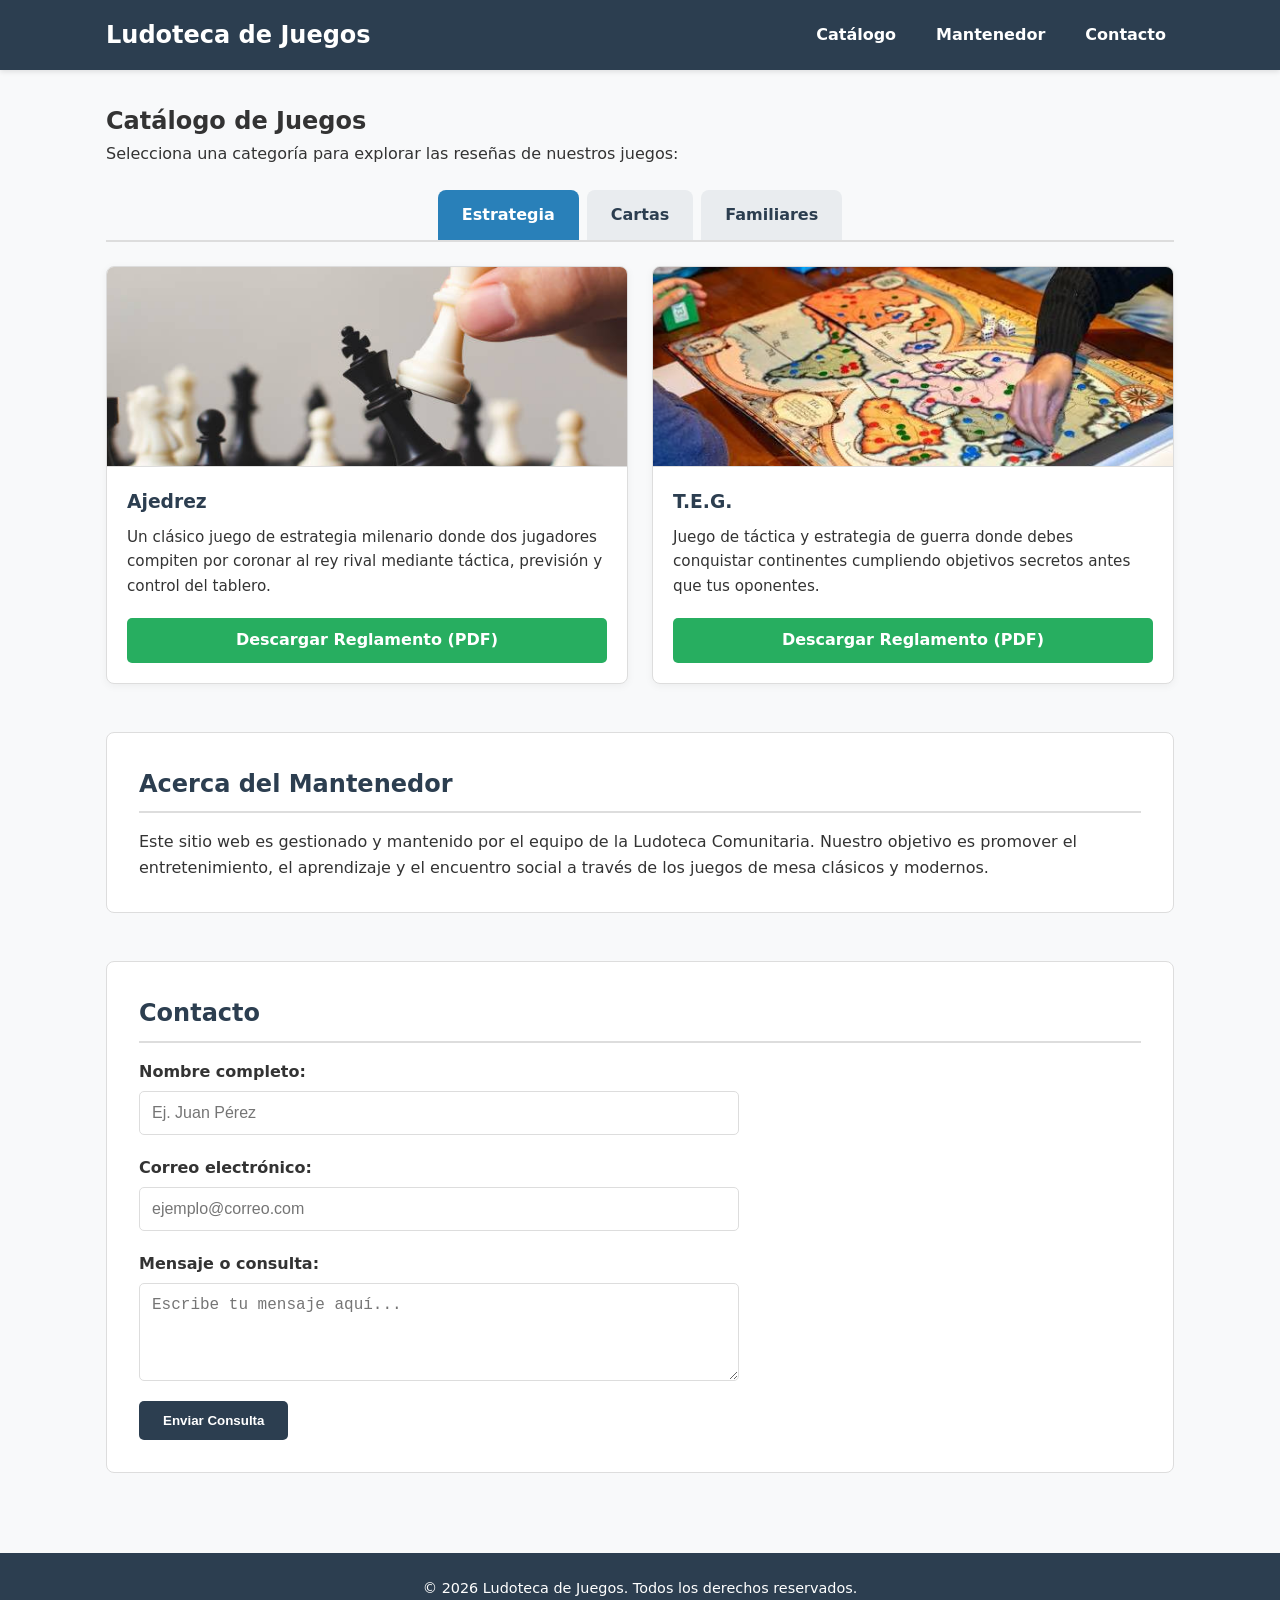
<file: ia1/index.html>
<!DOCTYPE html>
<html lang="es">
<head>
  <meta charset="UTF-8">
  <meta name="viewport" content="width=device-width, initial-scale=1.0">
  <title>Reseñas de Juegos de Mesa | Ludoteca</title>
  <link rel="stylesheet" href="estilosIA.css">
</head>
<body>

  <!-- Encabezado y Navegación Principal -->
  <header class="header">
    <div class="header-container">
      <h1 class="logo">Ludoteca de Juegos</h1>
      <nav aria-label="Navegación principal">
        <ul class="nav-list">
          <li><a href="#catalogo">Catálogo</a></li>
          <li><a href="#mantenedor">Mantenedor</a></li>
          <li><a href="#contacto">Contacto</a></li>
        </ul>
      </nav>
    </div>
  </header>

  <!-- Contenido Principal -->
  <main id="main-content" class="main-layout">

    <!-- Sección del Catálogo (Navegación e Interacción mediante CSS) -->
    <section id="catalogo" class="catalog-section" aria-labelledby="titulo-catalogo">
      <h2 id="titulo-catalogo">Catálogo de Juegos</h2>
      <p class="section-intro">Selecciona una categoría para explorar las reseñas de nuestros juegos:</p>

      <!-- Control de Pestañas con CSS puro (inputs ocultos) -->
      <div class="tabs-container">
        <input type="radio" id="tab-estrategia" name="categoria" class="tab-input" checked>
        <input type="radio" id="tab-cartas" name="categoria" class="tab-input">
        <input type="radio" id="tab-familiares" name="categoria" class="tab-input">

        <!-- Botones de Selección de Categoría -->
        <div class="tabs-labels" role="tablist" aria-label="Categorías de juegos">
          <label for="tab-estrategia" class="tab-label" role="tab" tabindex="0">Estrategia</label>
          <label for="tab-cartas" class="tab-label" role="tab" tabindex="0">Cartas</label>
          <label for="tab-familiares" class="tab-label" role="tab" tabindex="0">Familiares</label>
        </div>

        <!-- Panel de Juegos: Estrategia -->
        <div class="tab-panel panel-estrategia" role="tabpanel" aria-label="Juegos de Estrategia">
          <div class="games-grid">
            <article class="game-card">
              <img src="imagenes/ajedrez.png" alt="Portada del juego Ajedrez" class="game-img">
              <div class="game-info">
                <h3>Ajedrez</h3>
                <p>Un clásico juego de estrategia milenario donde dos jugadores compiten por coronar al rey rival mediante táctica, previsión y control del tablero.</p>
                <a href="reglamentos/ajedrez.pdf" class="btn-download" download aria-label="Descargar reglamento de Ajedrez en PDF">Descargar Reglamento (PDF)</a>
              </div>
            </article>

            <article class="game-card">
              <img src="imagenes/teg.png" alt="Portada del juego TEG" class="game-img">
              <div class="game-info">
                <h3>T.E.G.</h3>
                <p>Juego de táctica y estrategia de guerra donde debes conquistar continentes cumpliendo objetivos secretos antes que tus oponentes.</p>
                <a href="reglamentos/teg.pdf" class="btn-download" download aria-label="Descargar reglamento de TEG en PDF">Descargar Reglamento (PDF)</a>
              </div>
            </article>
          </div>
        </div>

        <!-- Panel de Juegos: Cartas -->
        <div class="tab-panel panel-cartas" role="tabpanel" aria-label="Juegos de Cartas">
          <div class="games-grid">
            <article class="game-card">
              <img src="imagenes/truco.png" alt="Portada del juego Truco" class="game-img">
              <div class="game-info">
                <h3>Truco</h3>
                <p>El tradicional juego de naipes de astucia, engaño y cantar envido o truco. Un infaltable en las reuniones de amigos.</p>
                <a href="reglamentos/truco.pdf" class="btn-download" download aria-label="Descargar reglamento de Truco en PDF">Descargar Reglamento (PDF)</a>
              </div>
            </article>

            <article class="game-card">
              <img src="imagenes/uno.png" alt="Portada del juego UNO" class="game-img">
              <div class="game-info">
                <h3>UNO</h3>
                <p>Divertido e interactivo juego de cartas rápido donde debes quedarte sin naipes en la mano combinando colores y números.</p>
                <a href="reglamentos/uno.pdf" class="btn-download" download aria-label="Descargar reglamento de UNO en PDF">Descargar Reglamento (PDF)</a>
              </div>
            </article>
          </div>
        </div>

        <!-- Panel de Juegos: Familiares -->
        <div class="tab-panel panel-familiares" role="tabpanel" aria-label="Juegos Familiares">
          <div class="games-grid">
            <article class="game-card">
              <img src="imagenes/catan.png" alt="Portada del juego Catan" class="game-img">
              <div class="game-info">
                <h3>Catan</h3>
                <p>Coloniza la isla de Catan comerciando recursos, construyendo pueblos y caminos para acumular puntos de victoria en familia.</p>
                <a href="reglamentos/catan.pdf" class="btn-download" download aria-label="Descargar reglamento de Catan en PDF">Descargar Reglamento (PDF)</a>
              </div>
            </article>

            <article class="game-card">
              <img src="imagenes/monopoly.png" alt="Portada del juego Monopoly" class="game-img">
              <div class="game-info">
                <h3>Monopoly</h3>
                <p>El clásico juego de bienes raíces donde debes comprar, alquilar y negociar propiedades para llevar a tus competidores a la quiebra.</p>
                <a href="reglamentos/monopoly.pdf" class="btn-download" download aria-label="Descargar reglamento de Monopoly en PDF">Descargar Reglamento (PDF)</a>
              </div>
            </article>
          </div>
        </div>

      </div>
    </section>

    <!-- Información del Mantenedor -->
    <section id="mantenedor" class="info-section" aria-labelledby="titulo-mantenedor">
      <h2 id="titulo-mantenedor">Acerca del Mantenedor</h2>
      <p>Este sitio web es gestionado y mantenido por el equipo de la Ludoteca Comunitaria. Nuestro objetivo es promover el entretenimiento, el aprendizaje y el encuentro social a través de los juegos de mesa clásicos y modernos.</p>
    </section>

    <!-- Formulario de Contacto -->
    <section id="contacto" class="info-section" aria-labelledby="titulo-contacto">
      <h2 id="titulo-contacto">Contacto</h2>
      <form class="contact-form" action="#" method="post">
        <div class="form-group">
          <label for="nombre">Nombre completo:</label>
          <input type="text" id="nombre" name="nombre" required placeholder="Ej. Juan Pérez">
        </div>

        <div class="form-group">
          <label for="email">Correo electrónico:</label>
          <input type="email" id="email" name="email" required placeholder="ejemplo@correo.com">
        </div>

        <div class="form-group">
          <label for="mensaje">Mensaje o consulta:</label>
          <textarea id="mensaje" name="mensaje" rows="4" required placeholder="Escribe tu mensaje aquí..."></textarea>
        </div>

        <button type="submit" class="btn-submit">Enviar Consulta</button>
      </form>
    </section>

  </main>

  <!-- Pie de Página -->
  <footer class="footer">
    <p>&copy; 2026 Ludoteca de Juegos. Todos los derechos reservados.</p>
  </footer>

</body>
</html>
</file>
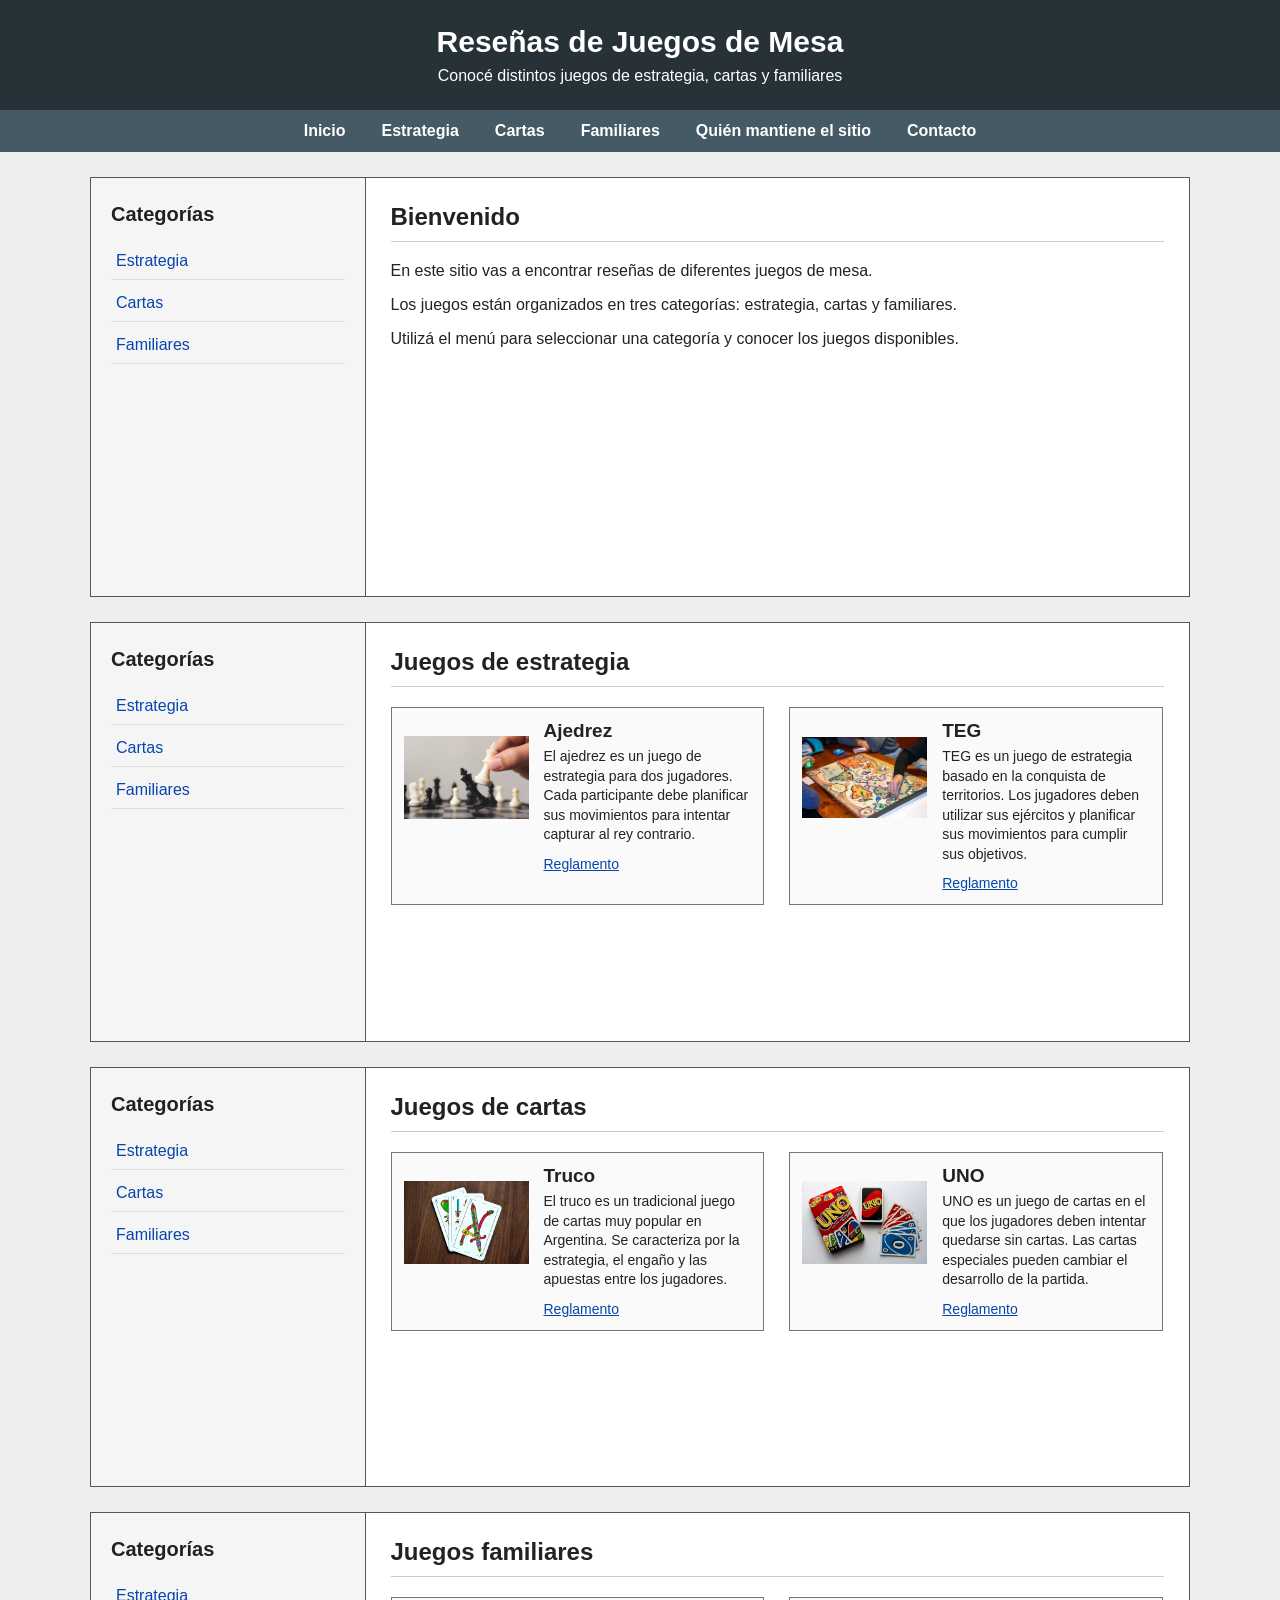
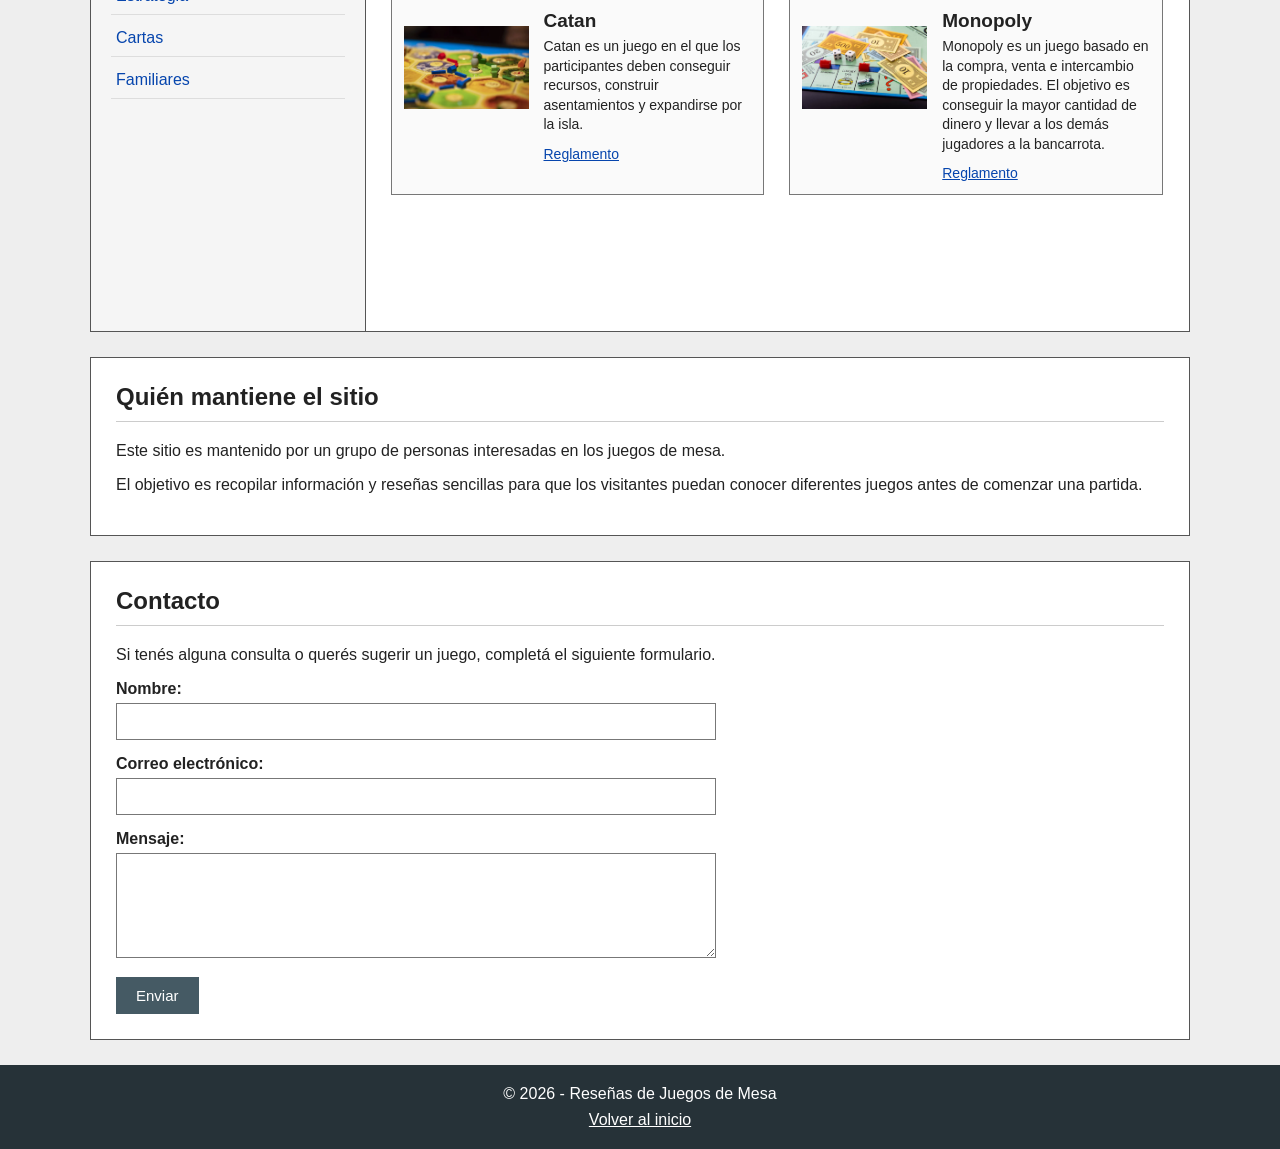
<file: ia2/index.html>
<!DOCTYPE html>
<html lang="es">

<head>
    <meta charset="UTF-8">
    <meta name="viewport" content="width=device-width, initial-scale=1.0">

    <title>Reseñas de Juegos de Mesa</title>

    <link rel="stylesheet" href="estilosIA.css">
</head>

<body>

    <!-- ENCABEZADO -->

    <header>
        <h1>Reseñas de Juegos de Mesa</h1>
        <p>Conocé distintos juegos de estrategia, cartas y familiares</p>
    </header>


    <!-- BARRA DE NAVEGACIÓN -->

    <nav>
        <a href="#inicio">Inicio</a>
        <a href="#estrategia">Estrategia</a>
        <a href="#cartas">Cartas</a>
        <a href="#familiares">Familiares</a>
        <a href="#mantenimiento">Quién mantiene el sitio</a>
        <a href="#contacto">Contacto</a>
    </nav>


    <!-- CONTENIDO PRINCIPAL -->

    <main>

        <!-- PÁGINA DE INICIO -->

        <section id="inicio" class="pagina">

            <div class="menu-lateral">
                <h2>Categorías</h2>

                <a href="#estrategia">Estrategia</a>
                <a href="#cartas">Cartas</a>
                <a href="#familiares">Familiares</a>
            </div>

            <div class="contenido">

                <h2>Bienvenido</h2>

                <p>
                    En este sitio vas a encontrar reseñas de diferentes
                    juegos de mesa.
                </p>

                <p>
                    Los juegos están organizados en tres categorías:
                    estrategia, cartas y familiares.
                </p>

                <p>
                    Utilizá el menú para seleccionar una categoría y
                    conocer los juegos disponibles.
                </p>

            </div>

        </section>


        <!-- ================================================= -->
        <!-- ESTRATEGIA -->
        <!-- ================================================= -->

        <section id="estrategia" class="pagina">

            <div class="menu-lateral">

                <h2>Categorías</h2>

                <a href="#estrategia">Estrategia</a>
                <a href="#cartas">Cartas</a>
                <a href="#familiares">Familiares</a>

            </div>


            <div class="contenido">

                <h2>Juegos de estrategia</h2>

                <div class="juegos">


                    <!-- AJEDREZ -->

                    <article class="juego">

                        <img
                            src="imagenes/ajedrez.png"
                            alt="Tablero y piezas de ajedrez"
                        >

                        <div class="informacion-juego">

                            <h3>Ajedrez</h3>

                            <p>
                                El ajedrez es un juego de estrategia para
                                dos jugadores. Cada participante debe
                                planificar sus movimientos para intentar
                                capturar al rey contrario.
                            </p>

                            <a
                                href="reglamentos/ajedrez.pdf"
                                target="_blank"
                            >
                                Reglamento
                            </a>

                        </div>

                    </article>


                    <!-- TEG -->

                    <article class="juego">

                        <img
                            src="imagenes/teg.png"
                            alt="Tablero del juego de mesa TEG"
                        >

                        <div class="informacion-juego">

                            <h3>TEG</h3>

                            <p>
                                TEG es un juego de estrategia basado en la
                                conquista de territorios. Los jugadores
                                deben utilizar sus ejércitos y planificar
                                sus movimientos para cumplir sus objetivos.
                            </p>

                            <a
                                href="reglamentos/teg.pdf"
                                target="_blank"
                            >
                                Reglamento
                            </a>

                        </div>

                    </article>

                </div>

            </div>

        </section>


        <!-- ================================================= -->
        <!-- CARTAS -->
        <!-- ================================================= -->

        <section id="cartas" class="pagina">

            <div class="menu-lateral">

                <h2>Categorías</h2>

                <a href="#estrategia">Estrategia</a>
                <a href="#cartas">Cartas</a>
                <a href="#familiares">Familiares</a>

            </div>


            <div class="contenido">

                <h2>Juegos de cartas</h2>

                <div class="juegos">


                    <!-- TRUCO -->

                    <article class="juego">

                        <img
                            src="imagenes/truco.png"
                            alt="Cartas utilizadas para jugar al truco"
                        >

                        <div class="informacion-juego">

                            <h3>Truco</h3>

                            <p>
                                El truco es un tradicional juego de cartas
                                muy popular en Argentina. Se caracteriza
                                por la estrategia, el engaño y las apuestas
                                entre los jugadores.
                            </p>

                            <a
                                href="reglamentos/truco.pdf"
                                target="_blank"
                            >
                                Reglamento
                            </a>

                        </div>

                    </article>


                    <!-- UNO -->

                    <article class="juego">

                        <img
                            src="imagenes/uno.png"
                            alt="Cartas de diferentes colores del juego UNO"
                        >

                        <div class="informacion-juego">

                            <h3>UNO</h3>

                            <p>
                                UNO es un juego de cartas en el que los
                                jugadores deben intentar quedarse sin cartas.
                                Las cartas especiales pueden cambiar el
                                desarrollo de la partida.
                            </p>

                            <a
                                href="reglamentos/uno.pdf"
                                target="_blank"
                            >
                                Reglamento
                            </a>

                        </div>

                    </article>

                </div>

            </div>

        </section>


        <!-- ================================================= -->
        <!-- FAMILIARES -->
        <!-- ================================================= -->

        <section id="familiares" class="pagina">

            <div class="menu-lateral">

                <h2>Categorías</h2>

                <a href="#estrategia">Estrategia</a>
                <a href="#cartas">Cartas</a>
                <a href="#familiares">Familiares</a>

            </div>


            <div class="contenido">

                <h2>Juegos familiares</h2>

                <div class="juegos">


                    <!-- CATAN -->

                    <article class="juego">

                        <img
                            src="imagenes/catan.png"
                            alt="Tablero y componentes del juego Catan"
                        >

                        <div class="informacion-juego">

                            <h3>Catan</h3>

                            <p>
                                Catan es un juego en el que los participantes
                                deben conseguir recursos, construir
                                asentamientos y expandirse por la isla.
                            </p>

                            <a
                                href="reglamentos/catan.pdf"
                                target="_blank"
                            >
                                Reglamento
                            </a>

                        </div>

                    </article>


                    <!-- MONOPOLY -->

                    <article class="juego">

                        <img
                            src="imagenes/monopoly.png"
                            alt="Tablero del juego de mesa Monopoly"
                        >

                        <div class="informacion-juego">

                            <h3>Monopoly</h3>

                            <p>
                                Monopoly es un juego basado en la compra,
                                venta e intercambio de propiedades.
                                El objetivo es conseguir la mayor cantidad
                                de dinero y llevar a los demás jugadores
                                a la bancarrota.
                            </p>

                            <a
                                href="reglamentos/monopoly.pdf"
                                target="_blank"
                            >
                                Reglamento
                            </a>

                        </div>

                    </article>

                </div>

            </div>

        </section>


        <!-- ================================================= -->
        <!-- QUIÉN MANTIENE EL SITIO -->
        <!-- ================================================= -->

        <section id="mantenimiento" class="informacion-general">

            <h2>Quién mantiene el sitio</h2>

            <p>
                Este sitio es mantenido por un grupo de personas
                interesadas en los juegos de mesa.
            </p>

            <p>
                El objetivo es recopilar información y reseñas sencillas
                para que los visitantes puedan conocer diferentes juegos
                antes de comenzar una partida.
            </p>

        </section>


        <!-- ================================================= -->
        <!-- CONTACTO -->
        <!-- ================================================= -->

        <section id="contacto" class="informacion-general">

            <h2>Contacto</h2>

            <p>
                Si tenés alguna consulta o querés sugerir un juego,
                completá el siguiente formulario.
            </p>


            <form action="#" method="post">

                <div class="campo">

                    <label for="nombre">
                        Nombre:
                    </label>

                    <input
                        type="text"
                        id="nombre"
                        name="nombre"
                        required
                    >

                </div>


                <div class="campo">

                    <label for="correo">
                        Correo electrónico:
                    </label>

                    <input
                        type="email"
                        id="correo"
                        name="correo"
                        required
                    >

                </div>


                <div class="campo">

                    <label for="mensaje">
                        Mensaje:
                    </label>

                    <textarea
                        id="mensaje"
                        name="mensaje"
                        rows="5"
                        required
                    ></textarea>

                </div>


                <button type="submit">
                    Enviar
                </button>

            </form>

        </section>

    </main>


    <!-- PIE DE PÁGINA -->

    <footer>

        <p>
            &copy; 2026 - Reseñas de Juegos de Mesa
        </p>

        <a href="#inicio">
            Volver al inicio
        </a>

    </footer>

</body>

</html>
</file>
<file: ia1/estilosIA.css>
/* --- RESETEO BÁSICO Y VARIABLES --- */
:root {
  --primary-color: #2c3e50;
  --secondary-color: #2980b9;
  --accent-color: #27ae60;
  --bg-color: #f8f9fa;
  --card-bg: #ffffff;
  --text-color: #333333;
  --border-color: #dddddd;
  --focus-outline: #e67e22;
}

* {
  box-sizing: border-box;
  margin: 0;
  padding: 0;
}

body {
  font-family: system-ui, -apple-system, BlinkMacSystemFont, "Segoe UI", Roboto, sans-serif;
  line-height: 1.6;
  background-color: var(--bg-color);
  color: var(--text-color);
  display: flex;
  flex-direction: column;
  min-height: 100vh;
}

/* --- ACCESIBILIDAD (FOCO VISIBLE) --- */
a:focus-visible,
button:focus-visible,
input:focus-visible,
textarea:focus-visible,
label:focus-visible {
  outline: 3px solid var(--focus-outline);
  outline-offset: 2px;
}

/* --- ENCABEZADO Y NAVEGACIÓN --- */
.header {
  background-color: var(--primary-color);
  color: #ffffff;
  padding: 1rem 0;
  position: sticky;
  top: 0;
  z-index: 100;
  box-shadow: 0 2px 5px rgba(0,0,0,0.1);
}

.header-container {
  max-width: 1100px;
  margin: 0 auto;
  padding: 0 1rem;
  display: flex;
  justify-content: space-between;
  align-items: center;
  flex-wrap: wrap;
  gap: 1rem;
}

.logo {
  font-size: 1.5rem;
}

.nav-list {
  display: flex;
  list-style: none;
  gap: 1.5rem;
}

.nav-list a {
  color: #ffffff;
  text-decoration: none;
  font-weight: bold;
  padding: 0.5rem;
  transition: color 0.2s ease;
}

.nav-list a:hover {
  color: #3498db;
}

/* --- DISPOSICIÓN PRINCIPAL --- */
.main-layout {
  max-width: 1100px;
  margin: 2rem auto;
  padding: 0 1rem;
  width: 100%;
  flex: 1;
}

/* --- SISTEMA DE PESTAÑAS PURO CSS (:checked) --- */
.tab-input {
  position: absolute;
  opacity: 0;
  pointer-events: none;
}

.tabs-labels {
  display: flex;
  justify-content: center;
  gap: 0.5rem;
  margin: 1.5rem 0;
  border-bottom: 2px solid var(--border-color);
}

.tab-label {
  padding: 0.75rem 1.5rem;
  background-color: #e9ecef;
  color: var(--primary-color);
  border-radius: 8px 8px 0 0;
  cursor: pointer;
  font-weight: bold;
  transition: background-color 0.2s, color 0.2s;
}

.tab-label:hover {
  background-color: #dee2e6;
}

/* Estado activo según el input seleccionado */
#tab-estrategia:checked ~ .tabs-labels label[for="tab-estrategia"],
#tab-cartas:checked ~ .tabs-labels label[for="tab-cartas"],
#tab-familiares:checked ~ .tabs-labels label[for="tab-familiares"] {
  background-color: var(--secondary-color);
  color: #ffffff;
}

/* Ocultar paneles por defecto */
.tab-panel {
  display: none;
}

/* Mostrar panel correspondiente según input marcado */
#tab-estrategia:checked ~ .panel-estrategia,
#tab-cartas:checked ~ .panel-cartas,
#tab-familiares:checked ~ .panel-familiares {
  display: block;
}

/* --- TARJETAS DE JUEGOS --- */
.games-grid {
  display: grid;
  grid-template-columns: repeat(auto-fit, minmax(280px, 1fr));
  gap: 1.5rem;
  margin-top: 1rem;
}

.game-card {
  background-color: var(--card-bg);
  border: 1px solid var(--border-color);
  border-radius: 8px;
  overflow: hidden;
  box-shadow: 0 2px 8px rgba(0,0,0,0.05);
  display: flex;
  flex-direction: column;
}

.game-img {
  width: 100%;
  height: 200px;
  object-fit: cover;
  border-bottom: 1px solid var(--border-color);
}

.game-info {
  padding: 1.25rem;
  display: flex;
  flex-direction: column;
  flex-grow: 1;
}

.game-info h3 {
  margin-bottom: 0.5rem;
  color: var(--primary-color);
}

.game-info p {
  font-size: 0.95rem;
  margin-bottom: 1.25rem;
  flex-grow: 1;
}

.btn-download {
  display: inline-block;
  text-align: center;
  background-color: var(--accent-color);
  color: #ffffff;
  text-decoration: none;
  padding: 0.6rem 1rem;
  border-radius: 5px;
  font-weight: bold;
  transition: background-color 0.2s ease;
}

.btn-download:hover {
  background-color: #219150;
}

/* --- SECCIONES SECUNDARIAS Y FORMULARIO --- */
.info-section {
  background-color: var(--card-bg);
  padding: 2rem;
  border-radius: 8px;
  border: 1px solid var(--border-color);
  margin-top: 3rem;
}

.info-section h2 {
  color: var(--primary-color);
  margin-bottom: 1rem;
  border-bottom: 2px solid var(--border-color);
  padding-bottom: 0.5rem;
}

.contact-form {
  display: flex;
  flex-direction: column;
  gap: 1.25rem;
  max-width: 600px;
}

.form-group {
  display: flex;
  flex-direction: column;
  gap: 0.4rem;
}

.form-group label {
  font-weight: bold;
}

.form-group input,
.form-group textarea {
  padding: 0.75rem;
  border: 1px solid var(--border-color);
  border-radius: 5px;
  font-size: 1rem;
}

.btn-submit {
  background-color: var(--primary-color);
  color: #ffffff;
  border: none;
  padding: 0.75rem 1.5rem;
  border-radius: 5px;
  font-weight: bold;
  cursor: pointer;
  align-self: flex-start;
  transition: background-color 0.2s ease;
}

.btn-submit:hover {
  background-color: #1a252f;
}

/* --- PIE DE PÁGINA --- */
.footer {
  background-color: var(--primary-color);
  color: #ffffff;
  text-align: center;
  padding: 1.5rem;
  margin-top: 3rem;
  font-size: 0.9rem;
}

/* --- ADAPTABILIDAD RESPONSIVA --- */
@media (max-width: 600px) {
  .header-container {
    flex-direction: column;
    text-align: center;
  }

  .tabs-labels {
    flex-direction: column;
  }

  .tab-label {
    border-radius: 5px;
    text-align: center;
  }

  .btn-submit {
    width: 100%;
  }
}
</file>
<file: ia2/estilosIA.css>
/* =====================================================
   ESTILOS GENERALES
   ===================================================== */

* {
    box-sizing: border-box;
}

html {
    scroll-behavior: smooth;
}

body {
    margin: 0;
    padding: 0;

    font-family: Arial, Helvetica, sans-serif;

    background-color: #eeeeee;

    color: #222222;
}


/* =====================================================
   ENCABEZADO
   ===================================================== */

header {
    background-color: #263238;

    color: white;

    text-align: center;

    padding: 25px 15px;
}

header h1 {
    margin: 0 0 8px 0;

    font-size: 30px;
}

header p {
    margin: 0;

    font-size: 16px;
}


/* =====================================================
   BARRA DE NAVEGACIÓN
   ===================================================== */

nav {
    background-color: #455a64;

    display: flex;

    justify-content: center;

    flex-wrap: wrap;
}

nav a {
    color: white;

    text-decoration: none;

    padding: 12px 18px;

    font-weight: bold;
}

nav a:hover,
nav a:focus {
    background-color: #607d8b;
}


/* =====================================================
   CONTENEDOR PRINCIPAL
   ===================================================== */

main {
    width: 90%;

    max-width: 1100px;

    margin: 25px auto;
}


/* =====================================================
   CAJA DE CADA PÁGINA / CATEGORÍA
   ===================================================== */

.pagina {
    display: flex;

    min-height: 420px;

    background-color: white;

    border: 1px solid #555555;

    margin-bottom: 25px;
}


/* =====================================================
   MENÚ LATERAL
   ===================================================== */

.menu-lateral {
    width: 25%;

    background-color: #f5f5f5;

    border-right: 1px solid #555555;

    padding: 25px 20px;
}

.menu-lateral h2 {
    margin-top: 0;

    font-size: 20px;
}

.menu-lateral a {
    display: block;

    color: #0645ad;

    padding: 9px 5px;

    margin-bottom: 5px;

    text-decoration: none;

    border-bottom: 1px solid #dddddd;
}

.menu-lateral a:hover,
.menu-lateral a:focus {
    background-color: #e0e0e0;

    text-decoration: underline;
}


/* =====================================================
   CONTENIDO
   ===================================================== */

.contenido {
    width: 75%;

    padding: 25px;
}

.contenido > h2 {
    margin-top: 0;

    font-size: 24px;

    border-bottom: 1px solid #cccccc;

    padding-bottom: 10px;
}


/* =====================================================
   LISTA DE JUEGOS
   ===================================================== */

.juegos {
    display: flex;

    flex-wrap: wrap;

    gap: 25px;
}


/* =====================================================
   CADA JUEGO
   ===================================================== */

.juego {
    width: calc(50% - 13px);

    display: flex;

    gap: 15px;

    padding: 12px;

    border: 1px solid #777777;

    background-color: #fafafa;
}

.juego img {
    width: 125px;

    height: 115px;

    object-fit: contain;

    flex-shrink: 0;
}


/* =====================================================
   INFORMACIÓN DEL JUEGO
   ===================================================== */

.informacion-juego {
    flex: 1;
}

.informacion-juego h3 {
    margin: 0 0 5px 0;

    font-size: 19px;
}

.informacion-juego p {
    margin: 5px 0 10px 0;

    font-size: 14px;

    line-height: 1.4;
}

.informacion-juego a {
    color: #0645ad;

    font-size: 14px;
}


/* =====================================================
   INFORMACIÓN GENERAL
   ===================================================== */

.informacion-general {
    background-color: white;

    border: 1px solid #555555;

    padding: 25px;

    margin-bottom: 25px;
}

.informacion-general h2 {
    margin-top: 0;

    border-bottom: 1px solid #cccccc;

    padding-bottom: 10px;
}


/* =====================================================
   FORMULARIO
   ===================================================== */

form {
    max-width: 600px;
}

.campo {
    margin-bottom: 15px;
}

.campo label {
    display: block;

    font-weight: bold;

    margin-bottom: 5px;
}

.campo input,
.campo textarea {
    width: 100%;

    padding: 9px;

    border: 1px solid #777777;

    font-family: Arial, Helvetica, sans-serif;

    font-size: 15px;
}

.campo textarea {
    resize: vertical;
}

button {
    padding: 10px 20px;

    background-color: #455a64;

    color: white;

    border: none;

    cursor: pointer;

    font-size: 15px;
}

button:hover,
button:focus {
    background-color: #263238;
}


/* =====================================================
   PIE DE PÁGINA
   ===================================================== */

footer {
    background-color: #263238;

    color: white;

    text-align: center;

    padding: 20px;
}

footer p {
    margin: 0 0 8px 0;
}

footer a {
    color: white;
}


/* =====================================================
   ACCESIBILIDAD - FOCO DEL TECLADO
   ===================================================== */

a:focus,
input:focus,
textarea:focus,
button:focus {
    outline: 3px solid #ff9800;

    outline-offset: 2px;
}


/* =====================================================
   RESPONSIVE - TABLETS
   ===================================================== */

@media (max-width: 850px) {

    .juego {
        width: 100%;
    }

    .menu-lateral {
        width: 30%;
    }

    .contenido {
        width: 70%;
    }

}


/* =====================================================
   RESPONSIVE - CELULARES
   ===================================================== */

@media (max-width: 600px) {

    main {
        width: 95%;
    }

    nav {
        flex-direction: column;

        text-align: center;
    }

    nav a {
        border-bottom: 1px solid #607d8b;
    }

    .pagina {
        flex-direction: column;
    }

    .menu-lateral {
        width: 100%;

        border-right: none;

        border-bottom: 1px solid #555555;
    }

    .contenido {
        width: 100%;

        padding: 18px;
    }

    .juego {
        flex-direction: column;

        align-items: center;

        text-align: center;
    }

    .juego img {
        width: 140px;

        height: 120px;
    }

}


/* =====================================================
   MENOR MOVIMIENTO
   ===================================================== */

@media (prefers-reduced-motion: reduce) {

    html {
        scroll-behavior: auto;
    }

}
</file>
